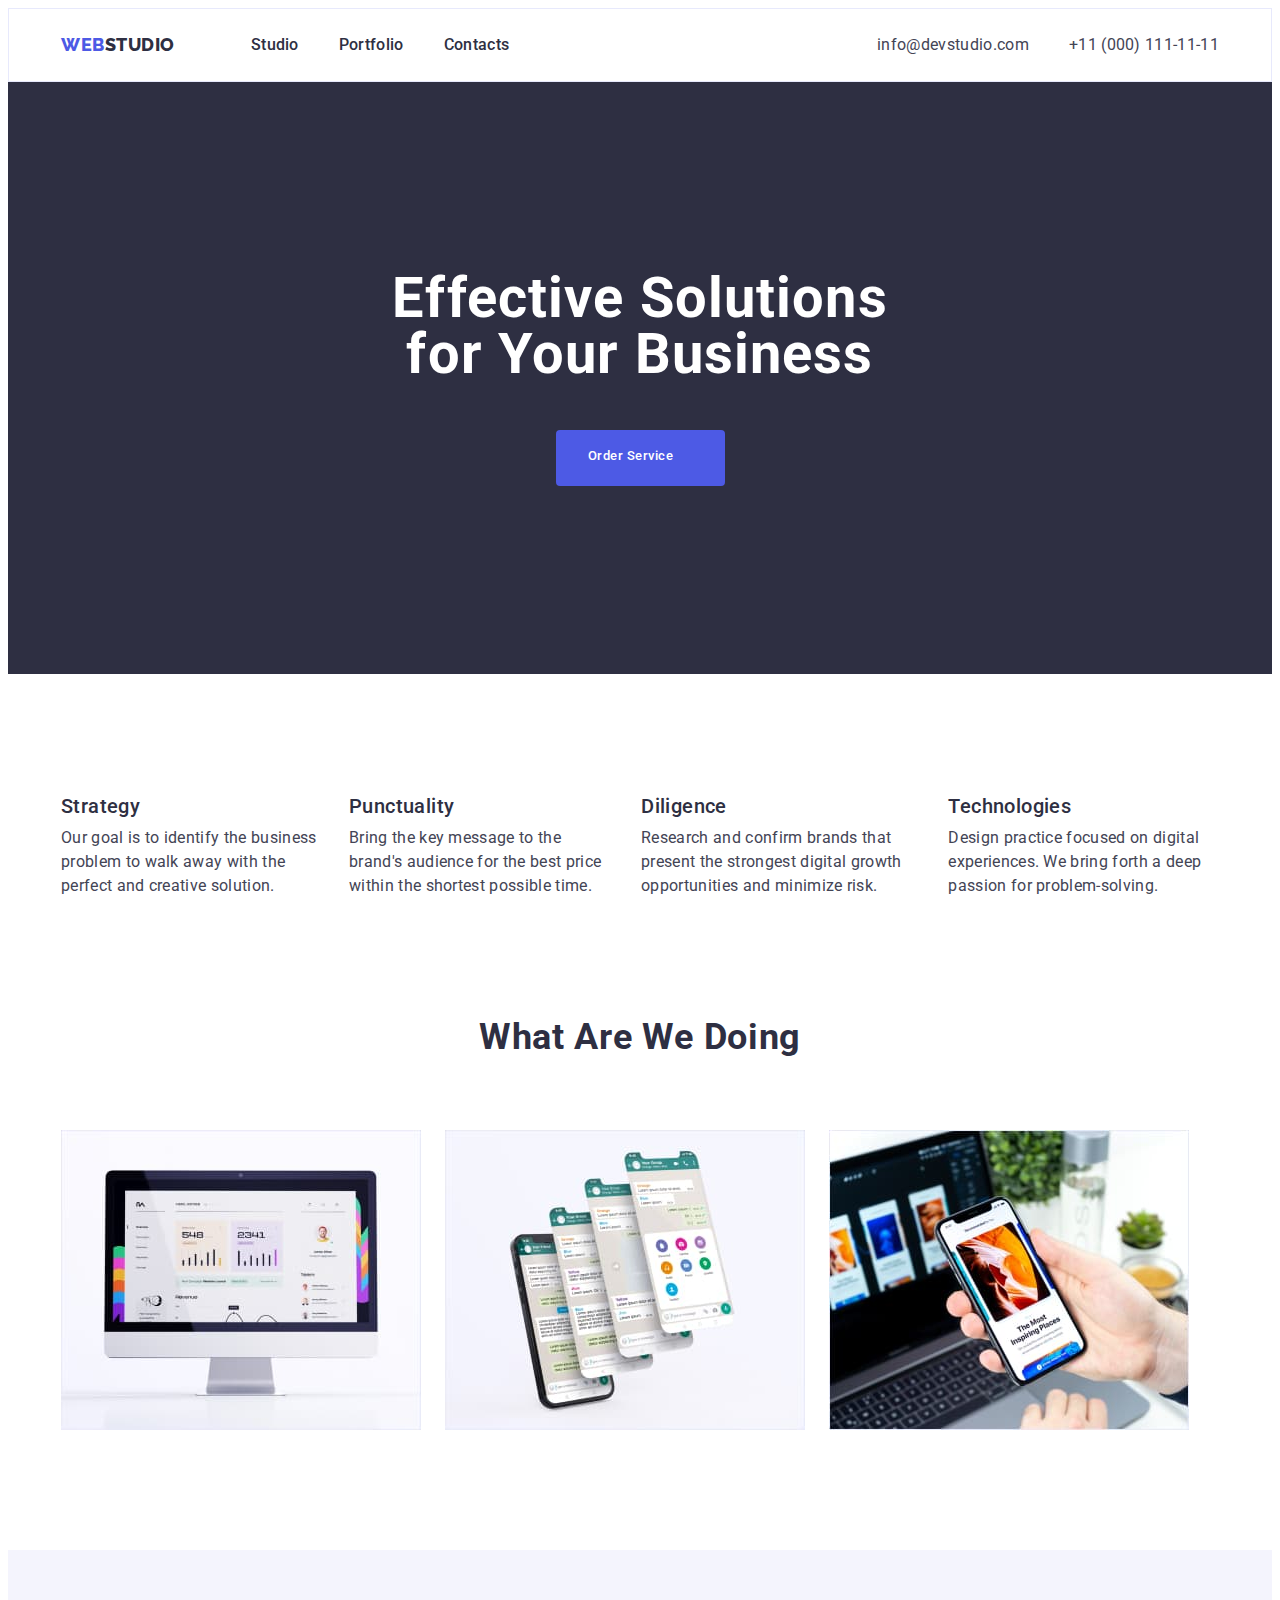
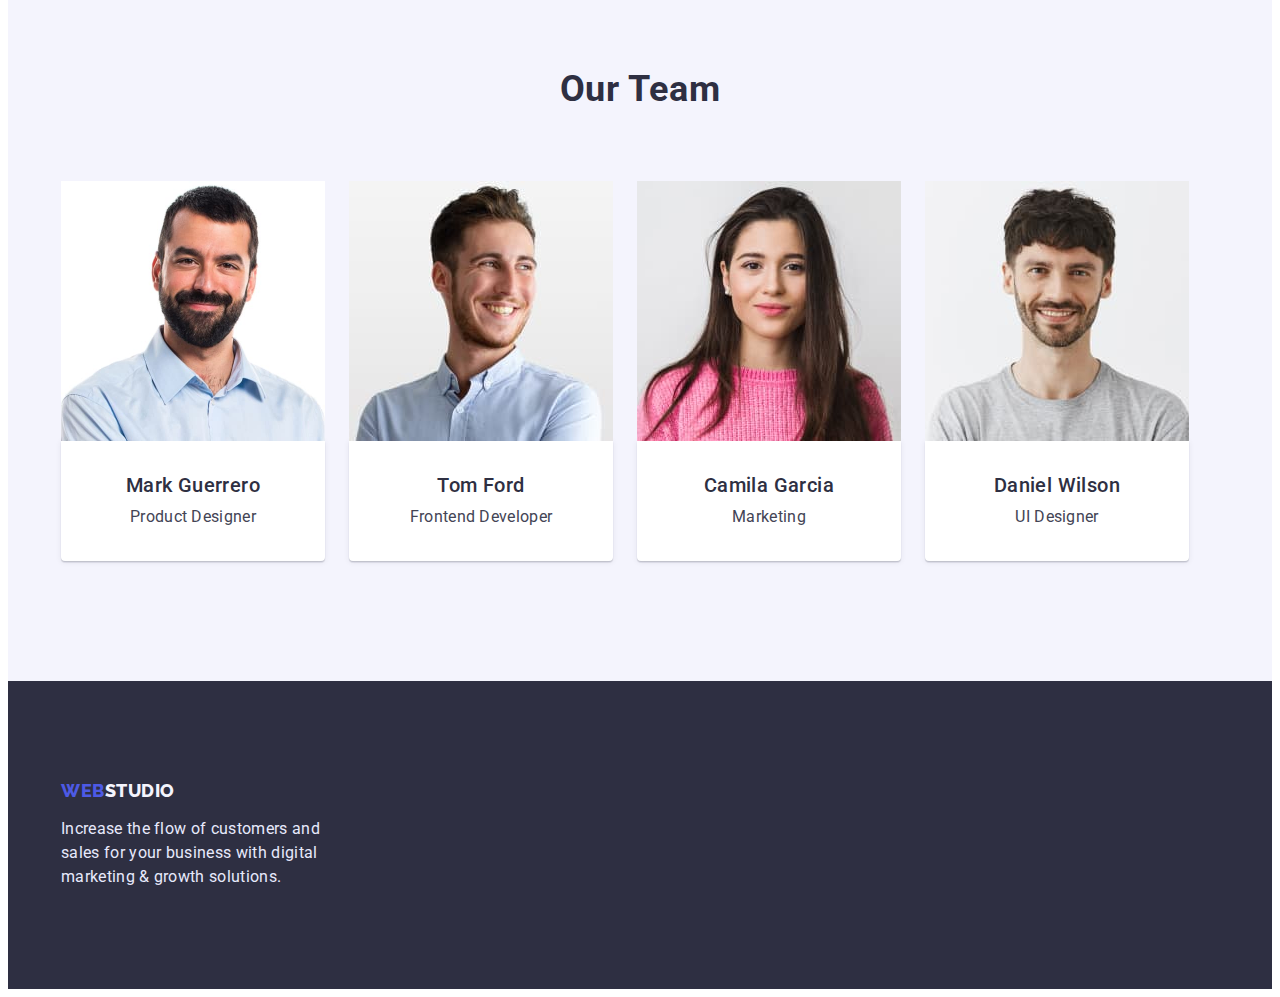
<file: index.html>
<!DOCTYPE html>
<html lang="en">
  <head>
    <meta charset="UTF-8" />
    <meta http-equiv="X-UA-Compatible" content="IE=edge" />
    <meta name="viewport" content="width=device-width, initial-scale=1.0" />
    <title>Web Studio</title>
    <link rel="preconnect" href="https://fonts.googleapis.com" />
    <link rel="preconnect" href="https://fonts.gstatic.com" crossorigin />
    <link
      href="https://fonts.googleapis.com/css2?family=Raleway:wght@800&family=Roboto:wght@400;500;700;900&display=swap"
      rel="stylesheet"
    />
    <link
      rel="stylesheet"
      href="https://cdnjs.cloudflare.com/ajax/libs/modern-normalize/1.1.0/modern-normalize.min.css"
      integrity="sha512-wpPYUAdjBVSE4KJnH1VR1HeZfpl1ub8YT/NKx4PuQ5NmX2tKuGu6U/JRp5y+Y8XG2tV+wKQpNHVUX03MfMFn9Q=="
      crossorigin="anonymous"
      referrerpolicy="no-referrer"
    />
    <link rel="stylesheet" href="./css/styles.css" />
  </head>
  <body>
    <header class="header">
      <div class="container header-navigation">
        <nav class="nav">
          <a href="./index.html" class="header-logo link"
            >Web<span class="header-logo-right">Studio</span>
          </a>
          <ul class="header-list list">
            <li>
              <a href="./index.html" class="header-link link">Studio</a>
            </li>
            <li>
              <a href="./portfolio.html" class="header-link link">Portfolio</a>
            </li>
            <li>
              <a href="" class="header-link link">Contacts</a>
            </li>
          </ul>
        </nav>
        <address class="address">
          <ul class="list address-navigation">
            <li>
              <a href="mailto:info@devstudio.com" class="address-contacts link"
                >info@devstudio.com</a
              >
            </li>
            <li>
              <a href="tel:+110001111111" class="address-contacts link"
                >+11 (000) 111-11-11</a
              >
            </li>
          </ul>
        </address>
      </div>
    </header>
    <main>
      <section class="hero section">
        <div class="container">
          <h1 class="hero-title">Effective Solutions for Your Business</h1>
          <button type="button" class="hero-btn">Order Service</button>
        </div>
      </section>
      <section class="advantages section">
        <div class="container">
          <h2 class="visually-hidden">Our advantages</h2>
          <ul class="list advantages-list">
            <li class="advantages-item">
              <h3 class="section-suptitle">Strategy</h3>
              <p class="section-text">
                Our goal is to identify the business problem to walk away with
                the perfect and creative solution.
              </p>
            </li>
            <li class="advantages-item">
              <h3 class="section-suptitle">Punctuality</h3>
              <p class="section-text">
                Bring the key message to the brand's audience for the best price
                within the shortest possible time.
              </p>
            </li>
            <li class="advantages-item">
              <h3 class="section-suptitle">Diligence</h3>
              <p class="section-text">
                Research and confirm brands that present the strongest digital
                growth opportunities and minimize risk.
              </p>
            </li class="advantages-item">
            <li>
              <h3 class="section-suptitle">Technologies</h3>
              <p class="section-text">
                Design practice focused on digital experiences. We bring forth a
                deep passion for problem-solving.
              </p>
            </li>
          </ul>
        </div>
      </section>
      <section class="section">
        <div class="container">
          <h2 class="section-title">What are we doing</h2>
          <ul class="list list-doing">
            <li>
              <img
                src="./images/what-we-doing-img-1.jpg"
                alt="what-we-doing-img-1"
                width="360"
                height="300"
              />
            </li>
            <li>
              <img
                src="./images/what-we-doing-img-2.jpg"
                alt="what-we-doing-img-2"
                width="360"
                height="300"
              />
            </li>
            <li>
              <img
                src="./images/what-we-doing-img-3.jpg"
                alt="what-we-doing-img-3"
                width="360"
                height="300"
              />
            </li>
          </ul>
        </div>
      </section>
      <section class="team section">
        <div class="container">
          <h2 class="section-title">Our Team</h2>
          <ul class="list list-team">
            <li>
              <img
                src="./images/mark-guerrero.jpg"
                alt="mark-guerrero"
                width="264"
                height="260"
              />
              <div class="team-content">
                <h3 class="section-suptitle">Mark Guerrero</h3>
                <p class="section-text">Product Designer</p>
              </div>
            </li>
            <li>
              <img
                src="./images/tom-ford.jpg"
                alt="tom-ford"
                width="264"
                height="260"
              />
              <div class="team-content">
                <h3 class="section-suptitle">Tom Ford</h3>
                <p class="section-text">Frontend Developer</p>
              </div>
            </li>
            <li>
              <img
                src="./images/camila-garcia.jpg"
                alt="camila-garcia"
                width="264"
                height="260"
              />
              <div class="team-content">
                <h3 class="section-suptitle">Camila Garcia</h3>
                <p class="section-text">Marketing</p>
              </div>
            </li>
            <li>
              <img
                src="./images/daniel-wilson.jpg"
                alt="daniel-wilson"
                width="264"
                height="260"
              />
              <div class="team-content">
                <h3 class="section-suptitle">Daniel Wilson</h3>
                <p class="section-text">UI Designer</p>
              </div>
            </li>
          </ul>
        </div>
      </section>
    </main>
    <footer class="footer">
      <div class="container">
        <a href="./index.html" class="footer-logo link"
          >Web<span class="footer-logo-right">Studio</span></a
        >
        <p class="footer-text">
          Increase the flow of customers and sales for your business with
          digital marketing & growth solutions.
        </p>
      </div>
    </footer>
  </body>
</html>
</file>
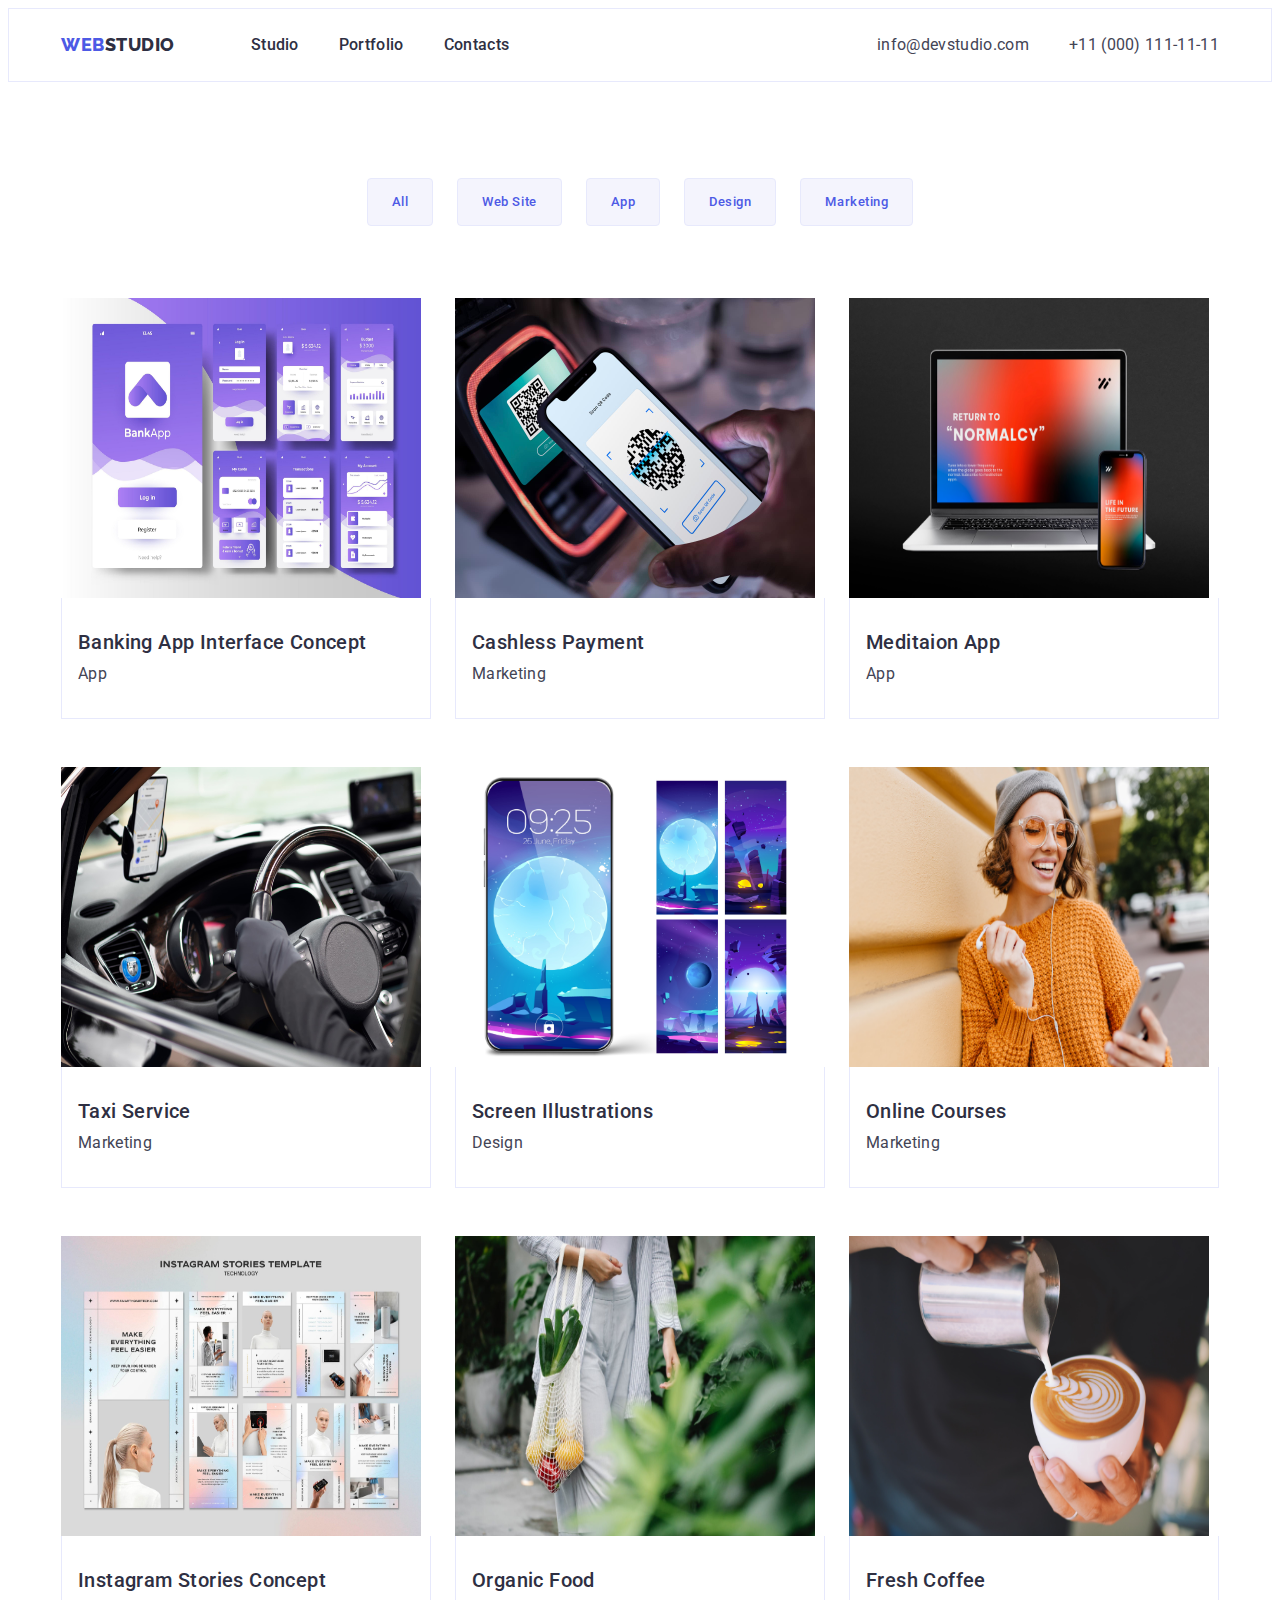
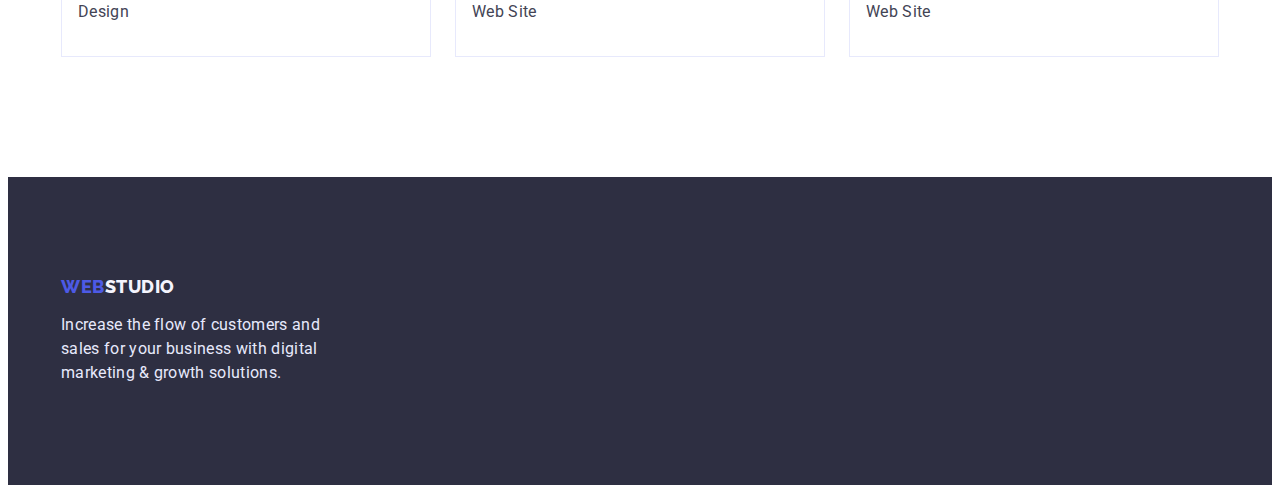
<file: portfolio.html>
<!DOCTYPE html>
<html lang="en">
  <head>
    <meta charset="UTF-8" />
    <meta http-equiv="X-UA-Compatible" content="IE=edge" />
    <meta name="viewport" content="width=device-width, initial-scale=1.0" />
    <title>Web Studio</title>
    <link rel="preconnect" href="https://fonts.googleapis.com" />
    <link rel="preconnect" href="https://fonts.gstatic.com" crossorigin />
    <link
      href="https://fonts.googleapis.com/css2?family=Raleway:wght@800&family=Roboto:wght@400;500;700;900&display=swap"
      rel="stylesheet"
    />
    <link
      rel="stylesheet"
      href="https://cdnjs.cloudflare.com/ajax/libs/modern-normalize/1.1.0/modern-normalize.min.css"
      integrity="sha512-wpPYUAdjBVSE4KJnH1VR1HeZfpl1ub8YT/NKx4PuQ5NmX2tKuGu6U/JRp5y+Y8XG2tV+wKQpNHVUX03MfMFn9Q=="
      crossorigin="anonymous"
      referrerpolicy="no-referrer"
    />
    <link rel="stylesheet" href="./css/styles.css" />
  </head>
  <body>
    <header class="header">
      <div class="container header-navigation">
        <nav class="nav">
          <a href="./index.html" class="header-logo link"
            >Web<span class="header-logo-right">Studio</span>
          </a>
          <ul class="header-list list">
            <li>
              <a href="./index.html" class="header-link link">Studio</a>
            </li>
            <li>
              <a href="./portfolio.html" class="header-link link">Portfolio</a>
            </li>
            <li>
              <a href="" class="header-link link">Contacts</a>
            </li>
          </ul>
        </nav>
        <address class="address">
          <ul class="list address-navigation">
            <li>
              <a href="mailto:info@devstudio.com" class="address-contacts link"
                >info@devstudio.com</a
              >
            </li>
            <li>
              <a href="tel:+110001111111" class="address-contacts link"
                >+11 (000) 111-11-11</a
              >
            </li>
          </ul>
        </address>
      </div>
    </header>
    <main>
      <section class="filter section">
        <div class="container">
          <h1 class="visually-hidden">Filter button</h1>
          <ul class="list filter-btn-list">
            <li><button type="button" class="filter-btn">All</button></li>
            <li><button type="button" class="filter-btn">Web Site</button></li>
            <li><button type="button" class="filter-btn">App</button></li>
            <li><button type="button" class="filter-btn">Design</button></li>
            <li><button type="button" class="filter-btn">Marketing</button></li>
          </ul>
          <ul class="list portfolio-list">
            <li class="portfolio-items">
              <img
                src="./images/banking-app.jpg"
                alt="banking-app-interface-concept"
                width="360"
                height="300"
              />
              <div class="list-portfolio-item">
                <h2 class="section-suptitle">Banking App Interface Concept</h2>
                <p class="section-text">App</p>
              </div>
            </li>
            <li class="portfolio-items">
              <img
                src="./images/cashless-payment.jpg"
                alt="cashless-payment"
                width="360"
                height="300"
              />
              <div class="list-portfolio-item">
                <h2 class="section-suptitle">Cashless Payment</h2>
                <p class="section-text">Marketing</p>
              </div>
            </li>
            <li class="portfolio-items">
              <img
                src="./images/meditation-app.jpg"
                alt="meditation-app"
                width="360"
                height="300"
              />
              <div class="list-portfolio-item">
                <h2 class="section-suptitle">Meditaion App</h2>
                <p class="section-text">App</p>
              </div>
            </li>
            <li class="portfolio-items">
              <img
                src="./images/taxi-service.jpg"
                alt="taxi-service"
                width="360"
                height="300"
              />
              <div class="list-portfolio-item">
                <h2 class="section-suptitle">Taxi Service</h2>
                <p class="section-text">Marketing</p>
              </div>
            </li>
            <li class="portfolio-items">
              <img
                src="./images/screen-illumination.jpg"
                alt="screen-illumination"
                width="360"
                height="300"
              />
              <div class="list-portfolio-item">
                <h2 class="section-suptitle">Screen Illustrations</h2>
                <p class="section-text">Design</p>
              </div>
            </li>
            <li class="portfolio-items">
              <img
                src="./images/online-courses.jpg"
                alt="online-courses"
                width="360"
                height="300"
              />
              <div class="list-portfolio-item">
                <h2 class="section-suptitle">Online Courses</h2>
                <p class="section-text">Marketing</p>
              </div>
            </li>
            <li class="portfolio-items">
              <img
                src="./images/instagram-stories.jpg"
                alt="instagram-stories-concept"
                width="360"
                height="300"
              />
              <div class="list-portfolio-item">
                <h2 class="section-suptitle">Instagram Stories Concept</h2>
                <p class="section-text">Design</p>
              </div>
            </li>
            <li class="portfolio-items">
              <img
                src="./images/organic-food.jpg"
                alt="organic-food"
                width="360"
                height="300"
              />
              <div class="list-portfolio-item">
                <h2 class="section-suptitle">Organic Food</h2>
                <p class="section-text">Web Site</p>
              </div>
            </li>
            <li class="portfolio-items">
              <img
                src="./images/fresh-coffee.jpg"
                alt="fresh-coffee"
                width="360"
                height="300"
              />
              <div class="list-portfolio-item">
                <h2 class="section-suptitle">Fresh Coffee</h2>
                <p class="section-text">Web Site</p>
              </div>
            </li>
          </ul>
        </div>
      </section>
    </main>
    <footer class="footer">
      <div class="container">
        <a href="./index.html" class="footer-logo link"
          >Web<span class="footer-logo-right">Studio</span></a
        >
        <p class="footer-text">
          Increase the flow of customers and sales for your business with
          digital marketing & growth solutions.
        </p>
      </div>
    </footer>
  </body>
</html>
</file>
<file: css/styles.css>
:root {
  --navy-blue: #2e2f42;
  --iris: #4d5ae5;
  --ocean: #404bbf;
  --slate: #434455;
  --white: #ffffff;
  --cloud: #f4f4fd;
  --cornflover: #e7e9fc;
}

body {
  font-family: "Roboto", sans-serif;
  color: var(--navy-blue);
  background-color: var(--white);
  font-size: 16px;
}

h1,
h2,
h3,
h4,
h5,
h6,
p {
  margin: 0;
}

ul {
  margin: 0;
  padding-left: 0;
}

img {
  display: block;
}

.container {
  width: 1158px;
  padding-left: 15px;
  padding-right: 15px;
  margin-left: auto;
  margin-right: auto;
  /* outline: 2px solid tomato; */
}

.section {
  padding-top: 120px;
  padding-bottom: 120px;
}

.list {
  list-style: none;
}

.link {
  text-decoration: none;
}

.visually-hidden {
  position: absolute;
  white-space: nowrap;
  width: 1px;
  height: 1px;
  overflow: hidden;
  border: 0;
  padding: 0;
  clip: rect(0 0 0 0);
  clip-path: inset(50%);
  margin: -1px;
}

.section-title {
  text-transform: capitalize;
  margin-bottom: 72px;
  text-align: center;
  font-size: 36px;
  line-height: 1.1;
  letter-spacing: 0.02em;
}

.section-suptitle {
  font-weight: 500;
  font-size: 20px;
  line-height: 1.2;
  letter-spacing: 0.02em;
  margin-bottom: 8px;
}

.section-text {
  font-style: normal;
  font-weight: 400;
  font-size: 16px;
  line-height: 1.5;
  letter-spacing: 0.02em;
  color: var(--slate);
}

/* ----------------- HEADER ---------------------- */

.header-navigation {
  display: flex;
  align-items: center;
}

.header {
  padding-top: 24px;
  padding-bottom: 24px;
  border: 1px solid var(--cornflover);
}

.nav {
  display: flex;
  align-items: center;
}

.header-logo {
  margin-right: 76px;
  font-family: "Raleway", sans-serif;
  font-style: normal;
  font-weight: 800;
  font-size: 18px;
  line-height: 1.33;
  letter-spacing: 0.03em;
  text-transform: uppercase;
  color: var(--iris);
}

.header-logo-right {
  color: var(--navy-blue);
}

.header-list {
  display: flex;
  gap: 40px;
}

.header-link {
  font-weight: 500;
  line-height: 1.5;
  letter-spacing: 0.02em;
  color: var(--navy-blue);
}

.header-link:hover,
.header-link:focus {
  color: var(--ocean);
}

.address {
  margin-left: auto;
}

.address-navigation {
  display: flex;
  align-items: center;
  gap: 40px;
}

.address-contacts {
  font-style: normal;
  line-height: 1.5;
  letter-spacing: 0.02em;
  color: var(--slate);
}
.address-contacts:hover,
.address-contacts:focus {
  color: var(--ocean);
}

/* ----------------- HERO ---------------------- */

.hero {
  padding: 188px 0;
  background-color: var(--navy-blue);
}
.hero-title {
  max-width: 500px;

  text-align: center;
  font-size: 56px;
  line-height: 1;
  letter-spacing: 0.02em;
  color: var(--white);

  margin: 0 auto 48px auto;
}
.hero-btn {
  min-width: 169px;
  height: 56px;
  display: flex;
  margin: 0 auto;

  padding: 16px 32px;
  background-color: var(--iris);
  font-family: inherit;
  font-weight: 500;
  line-height: 1.5;
  letter-spacing: 0.04em;
  color: var(--white);

  cursor: pointer;

  border-radius: 4px;
  border: none;
}
.hero-btn:hover,
.hero-btn:focus {
  background: var(--ocean);
}

/* ----------------- ADVANTAGES ---------------------- */

.advantages {
  padding-bottom: 0px;
}

.advantages-list {
  display: flex;
  gap: 24px;
}

.advantages-item {
  min-width: 264px;
}

/* ----------------- DOING ---------------------- */

.list-doing {
  display: flex;
  gap: 24px;
}

/* ----------------- TEAM ---------------------- */

.team {
  background: var(--cloud);
}

.list-team {
  display: flex;
  gap: 24px;
}

/* .section-suptitle-team {
  margin-bottom: 8px;
} */

.team-content {
  text-align: center;
  padding-top: 32px;
  padding-bottom: 32px;
  background: var(--white);
  border-radius: 0px 0px 4px 4px;
  box-shadow: 0px 1px 6px rgba(46, 47, 66, 0.08),
    0px 1px 1px rgba(46, 47, 66, 0.16), 0px 2px 1px rgba(46, 47, 66, 0.08);
}

/* ----------------- FOOTER ---------------------- */

.footer {
  background-color: var(--navy-blue);
  padding-top: 100px;
  padding-bottom: 100px;
}
.footer-logo {
  font-family: "Raleway";
  font-style: normal;
  font-weight: 800;
  font-size: 18px;
  line-height: 1.1;
  letter-spacing: 0.03em;
  text-transform: uppercase;
  color: var(--iris);
}
.footer-logo-right {
  color: var(--cloud);
}
.footer-text {
  max-width: 264px;
  margin-top: 16px;
  line-height: 1.5;
  letter-spacing: 0.02em;
  color: var(--cornflover);
}

/* ----------------- PORTFOLIO ---------------------- */

/* ----------------- FILTER BUTTON ---------------------- */

.filter {
  padding-top: 96px;
}

.filter-btn-list {
  display: flex;
  align-items: center;
  margin-bottom: 72px;
  justify-content: center;
  gap: 24px;
}

.filter-btn {
  width: auto;
  min-height: 48px;
  padding: 12px 24px;
  font-family: inherit;
  font-weight: 500;
  line-height: 1.5;
  letter-spacing: 0.04em;
  color: var(--iris);
  cursor: pointer;
  background: var(--cloud);
  border: 1px solid var(--cornflover);
  border-radius: 4px;
}

.filter-btn:hover {
  background: var(--ocean);
  color: var(--white);
}

/* ----------------- PROJECT ---------------------- */

.portfolio-list {
  display: flex;
  flex-wrap: wrap;
  column-gap: 24px;
  row-gap: 48px;
}

.portfolio-items {
  flex-basis: calc((100% - 48px) / 3);
}

.list-portfolio-item {
  padding-top: 32px;
  padding-bottom: 32px;
  padding-left: 16px;
  border-top: none;
  border-left: 1px solid var(--cornflover);
  border-right: 1px solid var(--cornflover);
  border-bottom: 1px solid var(--cornflover);
}
</file>
